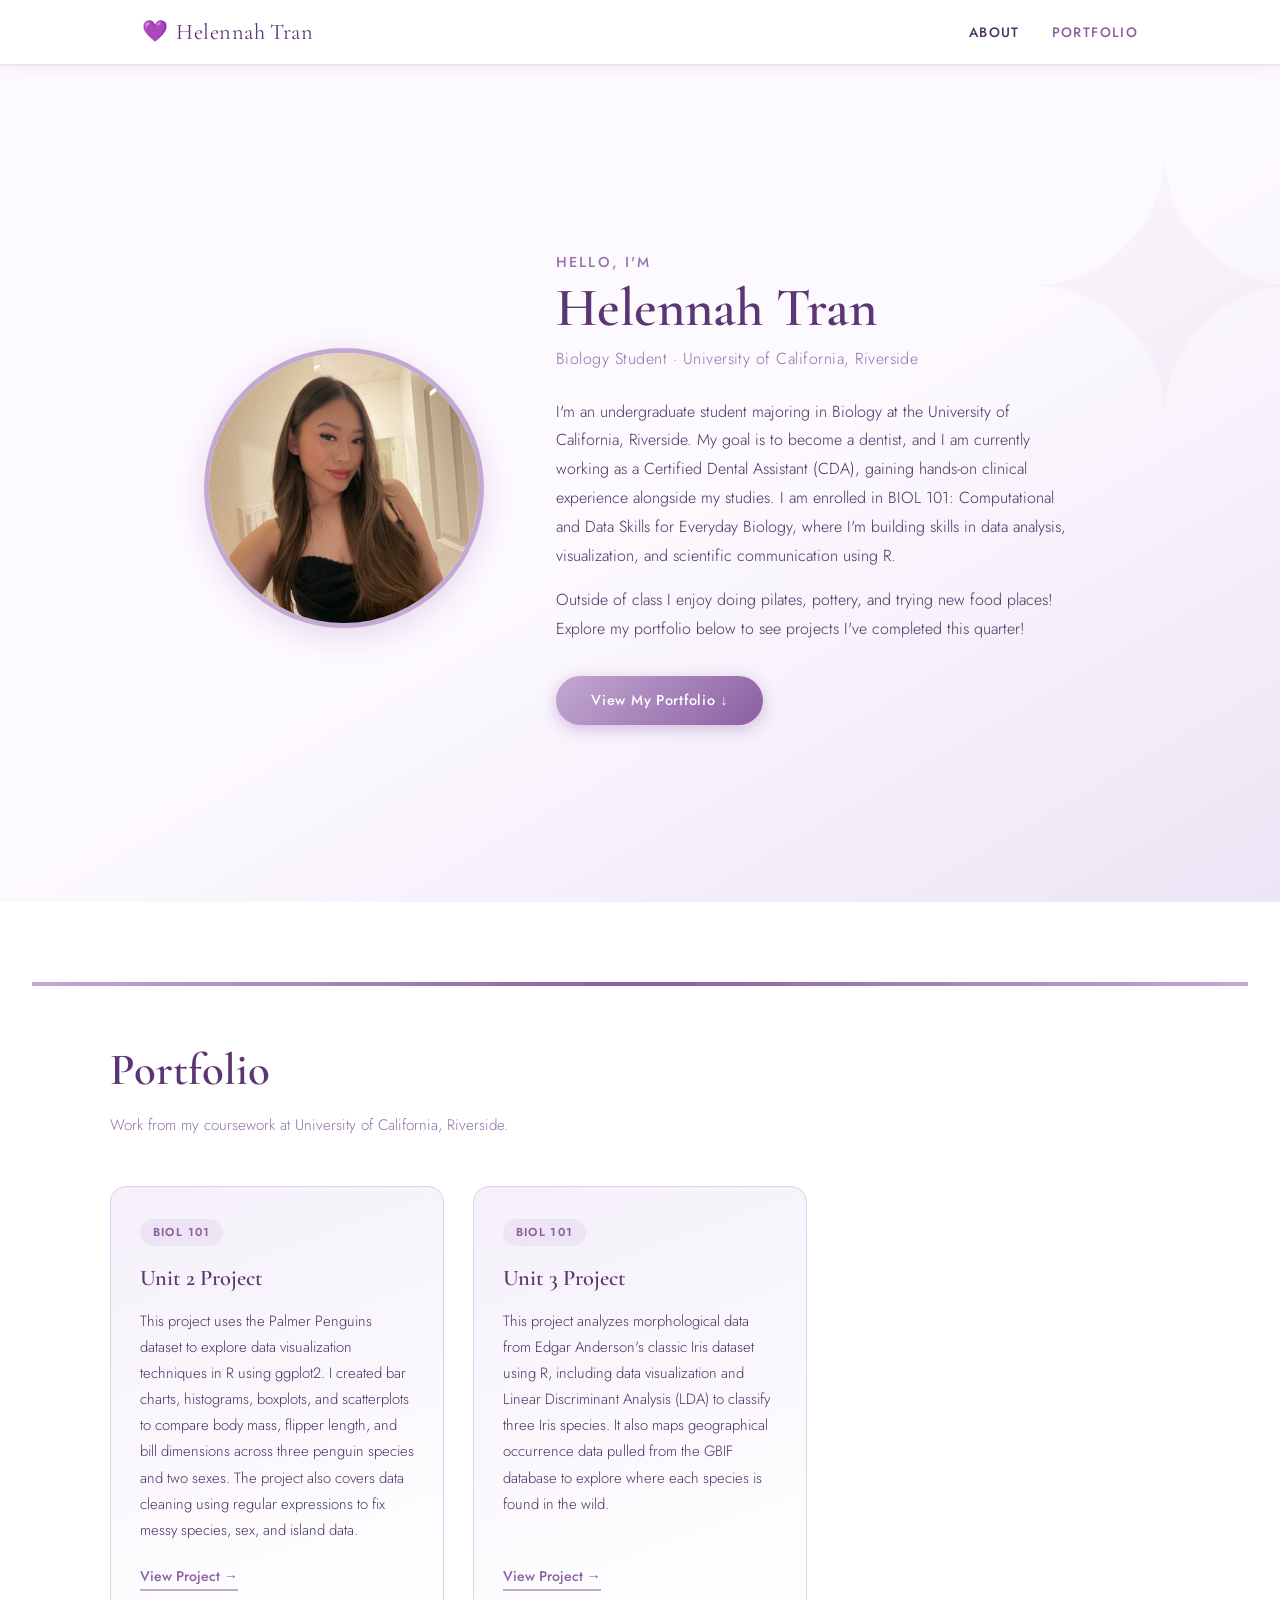
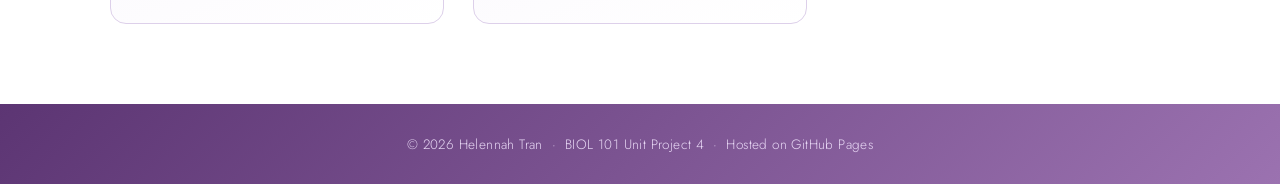
<file: index.html>
<!DOCTYPE html>
<html lang="en">
<head>
  <meta charset="UTF-8" />
  <meta name="viewport" content="width=device-width, initial-scale=1.0"/>
  <title>Helennah Tran | BIOL 101</title>
  <link rel="stylesheet" href="css/style.css" />
  <link rel="preconnect" href="https://fonts.googleapis.com" />
  <link rel="preconnect" href="https://fonts.gstatic.com" crossorigin />
  <link href="https://fonts.googleapis.com/css2?family=Cormorant+Garamond:ital,wght@0,400;0,600;1,400&family=Jost:wght@300;400;500&display=swap" rel="stylesheet" />
</head>
<body>

  <!-- NAVIGATION -->
  <nav class="navbar">
    <div class="nav-container">
      <a class="nav-logo" href="index.html">
        <span class="logo-mark">💜</span>
        <span class="logo-name">Helennah Tran</span>
      </a>
      <ul class="nav-menu">
        <li><a href="#about">About</a></li>
        <li><a href="#portfolio" class="nav-highlight">Portfolio</a></li>
      </ul>
    </div>
  </nav>

  <!-- ABOUT -->
  <section id="about" class="about-section">
    <div class="about-container">

      <div class="photo-wrapper">
        <img
          class="profile-photo"
          src="img/profile.jpg"
          alt="Photo of Helennah Tran"
          width="280"
          height="280"
        />
        <div class="photo-placeholder">
          <p>💜<br>Add your photo to<br><code>img/profile.jpg</code></p>
        </div>
      </div>

      <div class="bio-text">
        <p class="bio-greeting">Hello, I'm</p>
        <h1 class="bio-name">Helennah Tran</h1>
        <h2 class="bio-subtitle">Biology Student · University of California, Riverside</h2>
        <p class="bio-body">
          I'm an undergraduate student majoring in Biology at the University of
          California, Riverside. My goal is to become a dentist, and I am currently
          working as a Certified Dental Assistant (CDA), gaining hands-on clinical
          experience alongside my studies. I am enrolled in BIOL 101: Computational
          and Data Skills for Everyday Biology, where I'm building skills in data
          analysis, visualization, and scientific communication using R.
        </p>
        <p class="bio-body">
          Outside of class I enjoy doing pilates, pottery, and trying new food places!
          Explore my portfolio below to see projects I've completed this quarter!
        </p>
        <a class="cta-button" href="#portfolio">View My Portfolio ↓</a>
      </div>

    </div>
  </section>

  <!-- PORTFOLIO -->
  <section id="portfolio" class="portfolio-section">
    <div class="portfolio-container">
      <h2 class="section-heading">Portfolio</h2>
      <p class="section-sub">Work from my coursework at University of California, Riverside.</p>

      <div class="project-grid">

        <article class="project-card">
          <span class="card-tag">BIOL 101</span>
          <h3 class="card-title">Unit 2 Project</h3>
          <p class="card-desc">
            This project uses the Palmer Penguins dataset to explore data
            visualization techniques in R using ggplot2. I created bar charts,
            histograms, boxplots, and scatterplots to compare body mass, flipper
            length, and bill dimensions across three penguin species and two
            sexes. The project also covers data cleaning using regular
            expressions to fix messy species, sex, and island data.
          </p>
          <a class="card-link" href="projects/Unit-02-Project.html">View Project →</a>
        </article>

        <article class="project-card">
          <span class="card-tag">BIOL 101</span>
          <h3 class="card-title">Unit 3 Project</h3>
          <p class="card-desc">
            This project analyzes morphological data from Edgar Anderson's
            classic Iris dataset using R, including data visualization and
            Linear Discriminant Analysis (LDA) to classify three Iris species.
            It also maps geographical occurrence data pulled from the GBIF
            database to explore where each species is found in the wild.
          </p>
          <a class="card-link" href="projects/Unit-Project-03.html">View Project →</a>
        </article>

      </div>
    </div>
  </section>

  <footer class="site-footer">
    <p>© 2026 Helennah Tran &nbsp;·&nbsp; BIOL 101 Unit Project 4 &nbsp;·&nbsp; Hosted on GitHub Pages</p>
  </footer>

</body>
</html>
</file>
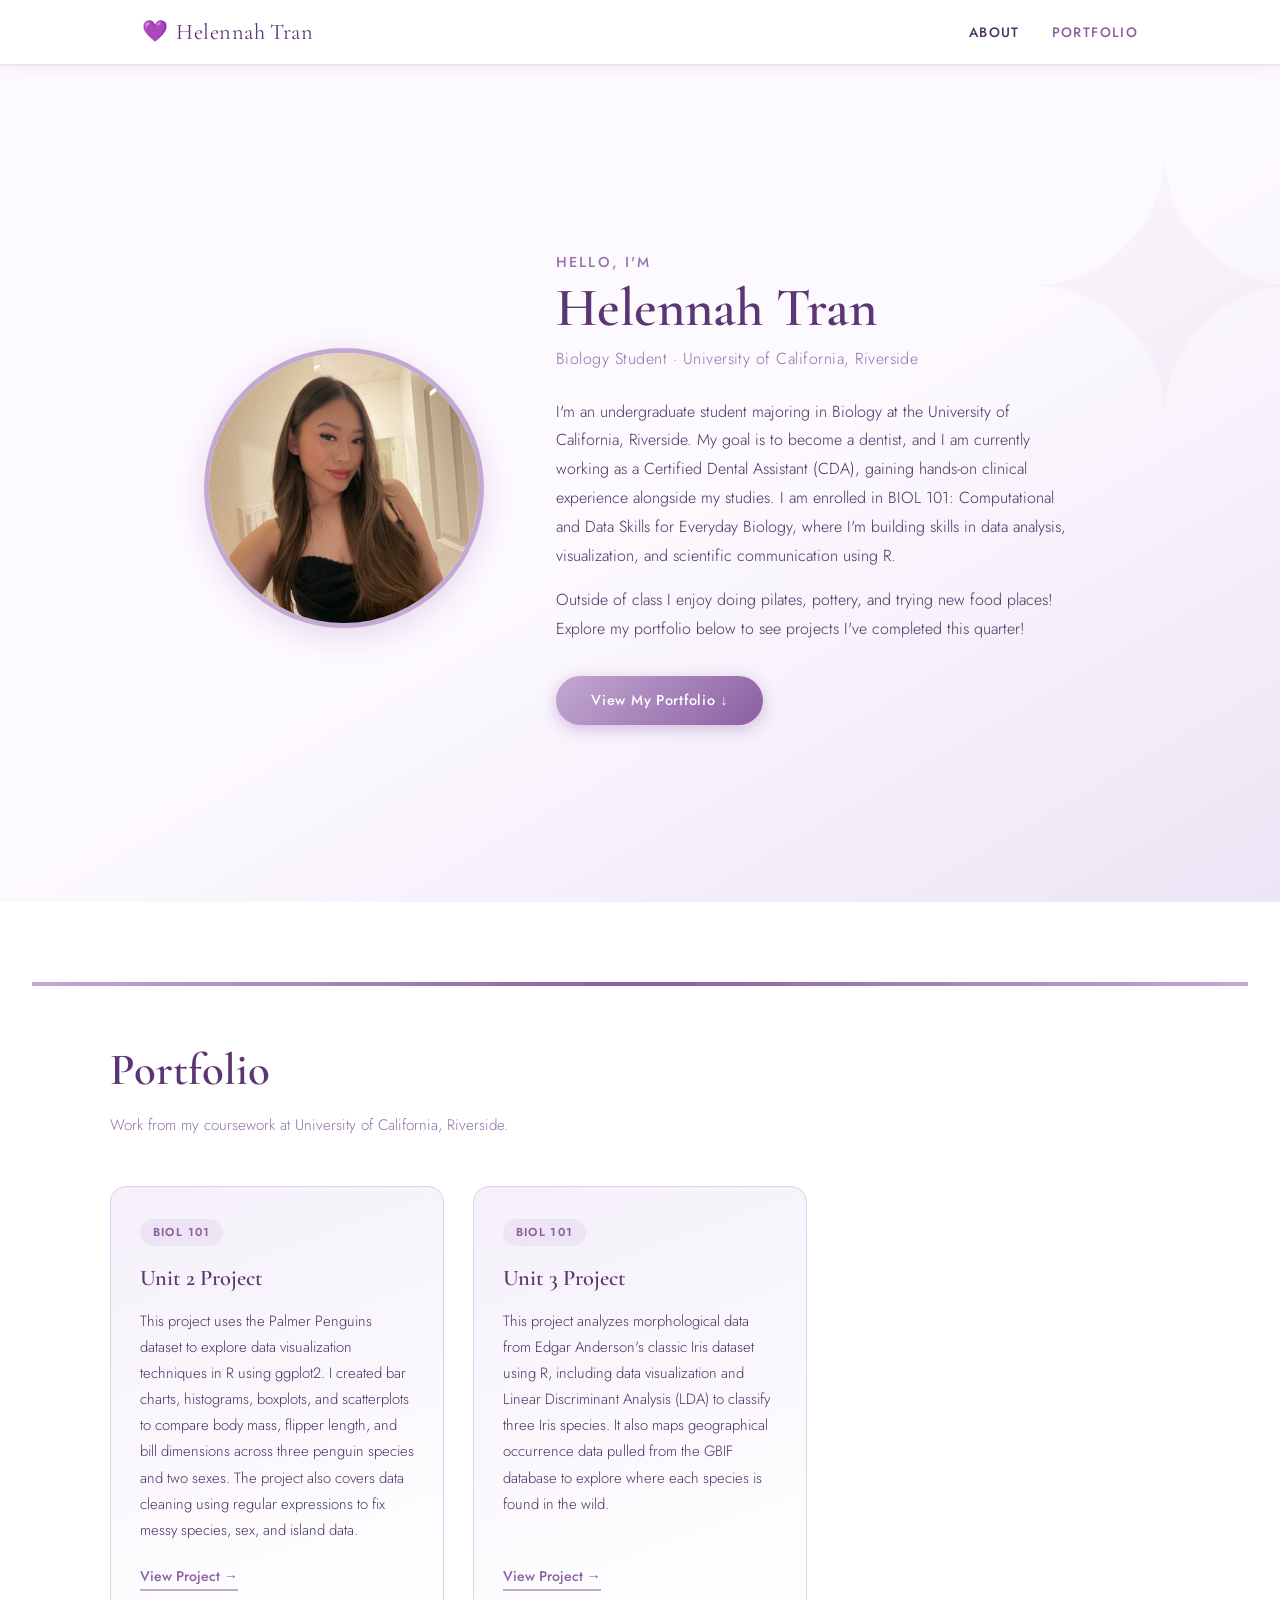
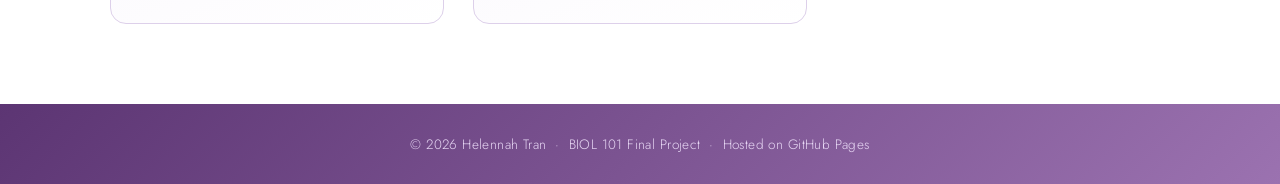
<file: index (2).html>
<!DOCTYPE html>
<html lang="en">
<head>
  <meta charset="UTF-8" />
  <meta name="viewport" content="width=device-width, initial-scale=1.0"/>
  <title>Helennah Tran | BIOL 101</title>
  <link rel="stylesheet" href="css/style.css" />
  <link rel="preconnect" href="https://fonts.googleapis.com" />
  <link rel="preconnect" href="https://fonts.gstatic.com" crossorigin />
  <link href="https://fonts.googleapis.com/css2?family=Cormorant+Garamond:ital,wght@0,400;0,600;1,400&family=Jost:wght@300;400;500&display=swap" rel="stylesheet" />
</head>
<body>

  <!-- NAVIGATION -->
  <nav class="navbar">
    <div class="nav-container">
      <a class="nav-logo" href="index.html">
        <span class="logo-mark">💜</span>
        <span class="logo-name">Helennah Tran</span>
      </a>
      <ul class="nav-menu">
        <li><a href="#about">About</a></li>
        <li><a href="#portfolio" class="nav-highlight">Portfolio</a></li>
      </ul>
    </div>
  </nav>

  <!-- ABOUT -->
  <section id="about" class="about-section">
    <div class="about-container">

      <div class="photo-wrapper">
        <img
          class="profile-photo"
          src="img/profile.jpg"
          alt="Photo of Helennah Tran"
          width="280"
          height="280"
        />
        <div class="photo-placeholder">
          <p>💜<br>Add your photo to<br><code>img/profile.jpg</code></p>
        </div>
      </div>

      <div class="bio-text">
        <p class="bio-greeting">Hello, I'm</p>
        <h1 class="bio-name">Helennah Tran</h1>
        <h2 class="bio-subtitle">Biology Student · University of California, Riverside</h2>
        <p class="bio-body">
          I'm an undergraduate student majoring in Biology at the University of
          California, Riverside. My goal is to become a dentist, and I am currently
          working as a Certified Dental Assistant (CDA), gaining hands-on clinical
          experience alongside my studies. I am enrolled in BIOL 101: Computational
          and Data Skills for Everyday Biology, where I'm building skills in data
          analysis, visualization, and scientific communication using R.
        </p>
        <p class="bio-body">
          Outside of class I enjoy doing pilates, pottery, and trying new food places!
          Explore my portfolio below to see projects I've completed this quarter!
        </p>
        <a class="cta-button" href="#portfolio">View My Portfolio ↓</a>
      </div>

    </div>
  </section>

  <!-- PORTFOLIO -->
  <section id="portfolio" class="portfolio-section">
    <div class="portfolio-container">
      <h2 class="section-heading">Portfolio</h2>
      <p class="section-sub">Work from my coursework at University of California, Riverside.</p>

      <div class="project-grid">

        <article class="project-card">
          <span class="card-tag">BIOL 101</span>
          <h3 class="card-title">Unit 2 Project</h3>
          <p class="card-desc">
            This project uses the Palmer Penguins dataset to explore data
            visualization techniques in R using ggplot2. I created bar charts,
            histograms, boxplots, and scatterplots to compare body mass, flipper
            length, and bill dimensions across three penguin species and two
            sexes. The project also covers data cleaning using regular
            expressions to fix messy species, sex, and island data.
          </p>
          <a class="card-link" href="projects/Unit-02-Project.html">View Project →</a>
        </article>

        <article class="project-card">
          <span class="card-tag">BIOL 101</span>
          <h3 class="card-title">Unit 3 Project</h3>
          <p class="card-desc">
            This project analyzes morphological data from Edgar Anderson's
            classic Iris dataset using R, including data visualization and
            Linear Discriminant Analysis (LDA) to classify three Iris species.
            It also maps geographical occurrence data pulled from the GBIF
            database to explore where each species is found in the wild.
          </p>
          <a class="card-link" href="projects/Unit-Project-03.html">View Project →</a>
        </article>

      </div>
    </div>
  </section>

  <footer class="site-footer">
    <p>© 2026 Helennah Tran &nbsp;·&nbsp; BIOL 101 Final Project &nbsp;·&nbsp; Hosted on GitHub Pages</p>
  </footer>

</body>
</html>
</file>
<file: css/style.css>
/* ===========================================
   style.css — Helennah Tran Personal Webpage
   BIOL 101 Final Project
   =========================================== */

:root {
  --lavender:     #c3a8d1;
  --purple:       #8b5fa3;
  --purple-dark:  #5c3573;
  --purple-pale:  #f5f0fa;
  --purple-light: #ede4f5;
  --mauve:        #9b72b0;
  --white:        #ffffff;
  --text:         #1e1228;
  --text-mid:     #4a3060;
  --text-light:   #9070a8;
  --cream:        #fdfaff;
  --shadow:       0 6px 30px rgba(120, 60, 160, 0.10);
  --radius:       16px;
  --font-head:    'Cormorant Garamond', Georgia, serif;
  --font-body:    'Jost', 'Helvetica Neue', sans-serif;
  --max-width:    1060px;
}

*, *::before, *::after { box-sizing: border-box; margin: 0; padding: 0; }
html { scroll-behavior: smooth; }

body {
  font-family: var(--font-body);
  font-size: 16px;
  line-height: 1.65;
  color: var(--text);
  background-color: var(--cream);
}

img { max-width: 100%; display: block; }
a { text-decoration: none; color: inherit; }
ul { list-style: none; }

/* ── NAVIGATION ── */
.navbar {
  position: sticky;
  top: 0;
  z-index: 999;
  background-color: var(--white);
  border-bottom: 2px solid var(--purple-light);
  box-shadow: 0 2px 16px rgba(120, 60, 160, 0.07);
}

.nav-container {
  max-width: var(--max-width);
  margin: 0 auto;
  padding: 0 2rem;
  height: 64px;
  display: flex;
  align-items: center;
  justify-content: space-between;
}

.nav-logo {
  display: flex;
  align-items: center;
  gap: 0.5rem;
  font-family: var(--font-head);
  font-size: 1.4rem;
  color: var(--purple-dark);
  letter-spacing: 0.02em;
  transition: opacity 0.2s;
}
.nav-logo:hover { opacity: 0.75; }
.logo-mark { font-size: 1.3rem; }

.nav-menu { display: flex; gap: 2rem; }
.nav-menu a {
  color: var(--text-mid);
  font-size: 0.85rem;
  font-weight: 500;
  letter-spacing: 0.1em;
  text-transform: uppercase;
  padding-bottom: 3px;
  border-bottom: 2px solid transparent;
  transition: color 0.2s, border-color 0.2s;
}
.nav-menu a:hover { color: var(--purple); border-bottom-color: var(--lavender); }
.nav-menu a.nav-highlight { color: var(--purple); }
.nav-menu a.nav-highlight:hover { border-bottom-color: var(--purple); }

/* ── ABOUT SECTION ── */
.about-section {
  padding: 5rem 2rem 4.5rem;
  background: linear-gradient(150deg, var(--cream) 50%, var(--purple-light) 100%);
  min-height: calc(100vh - 64px);
  display: flex;
  align-items: center;
  position: relative;
  overflow: hidden;
}

.about-section::before {
  content: "✦";
  position: absolute;
  font-size: 22rem;
  opacity: 0.03;
  top: -4rem;
  right: -2rem;
  pointer-events: none;
  color: var(--purple);
}

.about-container {
  max-width: var(--max-width);
  margin: 0 auto;
  display: flex;
  align-items: center;
  gap: 4.5rem;
  flex-wrap: wrap;
}

/* Profile photo */
.photo-wrapper { position: relative; flex-shrink: 0; }

.profile-photo {
  width: 280px;
  height: 280px;
  object-fit: cover;
  border-radius: 50%;
  border: 5px solid var(--lavender);
  box-shadow: 0 8px 32px rgba(120, 60, 160, 0.18);
  display: block;
}

.photo-placeholder {
  display: none;
  width: 280px;
  height: 280px;
  border-radius: 50%;
  border: 4px dashed var(--lavender);
  background-color: var(--purple-light);
  align-items: center;
  justify-content: center;
  text-align: center;
  font-size: 0.9rem;
  color: var(--mauve);
  padding: 1.5rem;
  line-height: 1.6;
}
.profile-photo:not([src]) ~ .photo-placeholder,
.profile-photo[src=""] ~ .photo-placeholder { display: flex; }
.photo-placeholder code {
  font-size: 0.78rem;
  background: #dcc8ec;
  padding: 1px 5px;
  border-radius: 4px;
}

/* Bio text */
.bio-text { flex: 1; min-width: 280px; }

.bio-greeting {
  font-size: 0.9rem;
  color: var(--mauve);
  font-weight: 500;
  letter-spacing: 0.15em;
  text-transform: uppercase;
  margin-bottom: 0.3rem;
}

.bio-name {
  font-family: var(--font-head);
  font-size: 3.4rem;
  line-height: 1.1;
  color: var(--purple-dark);
  margin-bottom: 0.4rem;
  font-weight: 600;
}

.bio-subtitle {
  font-size: 1rem;
  font-weight: 300;
  color: var(--text-light);
  margin-bottom: 1.6rem;
  letter-spacing: 0.03em;
}

.bio-body {
  font-size: 1rem;
  color: var(--text-mid);
  max-width: 520px;
  margin-bottom: 1rem;
  line-height: 1.8;
  font-weight: 300;
}
.bio-body em { font-style: italic; color: var(--text); }

.cta-button {
  display: inline-block;
  margin-top: 1rem;
  background: linear-gradient(135deg, var(--lavender), var(--purple));
  color: var(--white);
  padding: 0.8rem 2.2rem;
  border-radius: 40px;
  font-size: 0.9rem;
  font-weight: 500;
  letter-spacing: 0.05em;
  transition: transform 0.2s, box-shadow 0.2s;
  box-shadow: 0 4px 16px rgba(120, 60, 160, 0.30);
}
.cta-button:hover {
  transform: translateY(-2px);
  box-shadow: 0 6px 20px rgba(120, 60, 160, 0.40);
}

/* ── PORTFOLIO SECTION ── */
.portfolio-section {
  padding: 5rem 2rem;
  background-color: var(--white);
  position: relative;
}

.portfolio-section::before {
  content: "";
  display: block;
  height: 4px;
  background: linear-gradient(90deg, var(--lavender), var(--purple), var(--lavender));
}

.portfolio-container {
  max-width: var(--max-width);
  margin: 0 auto;
  padding-top: 3rem;
}

.section-heading {
  font-family: var(--font-head);
  font-size: 2.8rem;
  color: var(--purple-dark);
  margin-bottom: 0.3rem;
  font-weight: 600;
}

.section-sub {
  font-size: 0.95rem;
  color: var(--text-light);
  margin-bottom: 3rem;
  font-weight: 300;
}

.project-grid {
  display: grid;
  grid-template-columns: repeat(auto-fill, minmax(300px, 1fr));
  gap: 1.8rem;
}

.project-card {
  background: linear-gradient(160deg, var(--purple-pale), var(--white));
  border: 1px solid #ddd0ea;
  border-radius: var(--radius);
  padding: 2rem 1.8rem;
  display: flex;
  flex-direction: column;
  transition: transform 0.2s, box-shadow 0.2s;
}
.project-card:hover {
  transform: translateY(-5px);
  box-shadow: var(--shadow);
}

.card-tag {
  display: inline-block;
  background-color: var(--purple-light);
  color: var(--purple);
  font-size: 0.72rem;
  font-weight: 600;
  letter-spacing: 0.12em;
  text-transform: uppercase;
  padding: 0.25rem 0.8rem;
  border-radius: 20px;
  margin-bottom: 0.9rem;
  align-self: flex-start;
}

.card-title {
  font-family: var(--font-head);
  font-size: 1.4rem;
  color: var(--purple-dark);
  margin-bottom: 0.7rem;
  font-weight: 600;
}

.card-desc {
  font-size: 0.93rem;
  color: var(--text-mid);
  line-height: 1.75;
  flex-grow: 1;
  margin-bottom: 1.4rem;
  font-weight: 300;
}

.card-link {
  color: var(--purple);
  font-weight: 500;
  font-size: 0.88rem;
  border-bottom: 2px solid var(--lavender);
  padding-bottom: 1px;
  align-self: flex-start;
  transition: color 0.2s, border-color 0.2s;
}
.card-link:hover { color: var(--purple-dark); border-bottom-color: var(--purple); }

/* ── FOOTER ── */
.site-footer {
  background: linear-gradient(135deg, var(--purple-dark), var(--mauve));
  color: #e8d8f5;
  text-align: center;
  padding: 1.8rem 2rem;
  font-size: 0.85rem;
  letter-spacing: 0.03em;
  font-weight: 300;
}

/* ── RESPONSIVE ── */
@media (max-width: 680px) {
  .about-container { flex-direction: column; text-align: center; gap: 2rem; }
  .bio-name { font-size: 2.5rem; }
  .bio-body { margin-left: auto; margin-right: auto; }
  .profile-photo, .photo-placeholder { width: 210px; height: 210px; }
  .section-heading { font-size: 2.2rem; }
}
</file>
